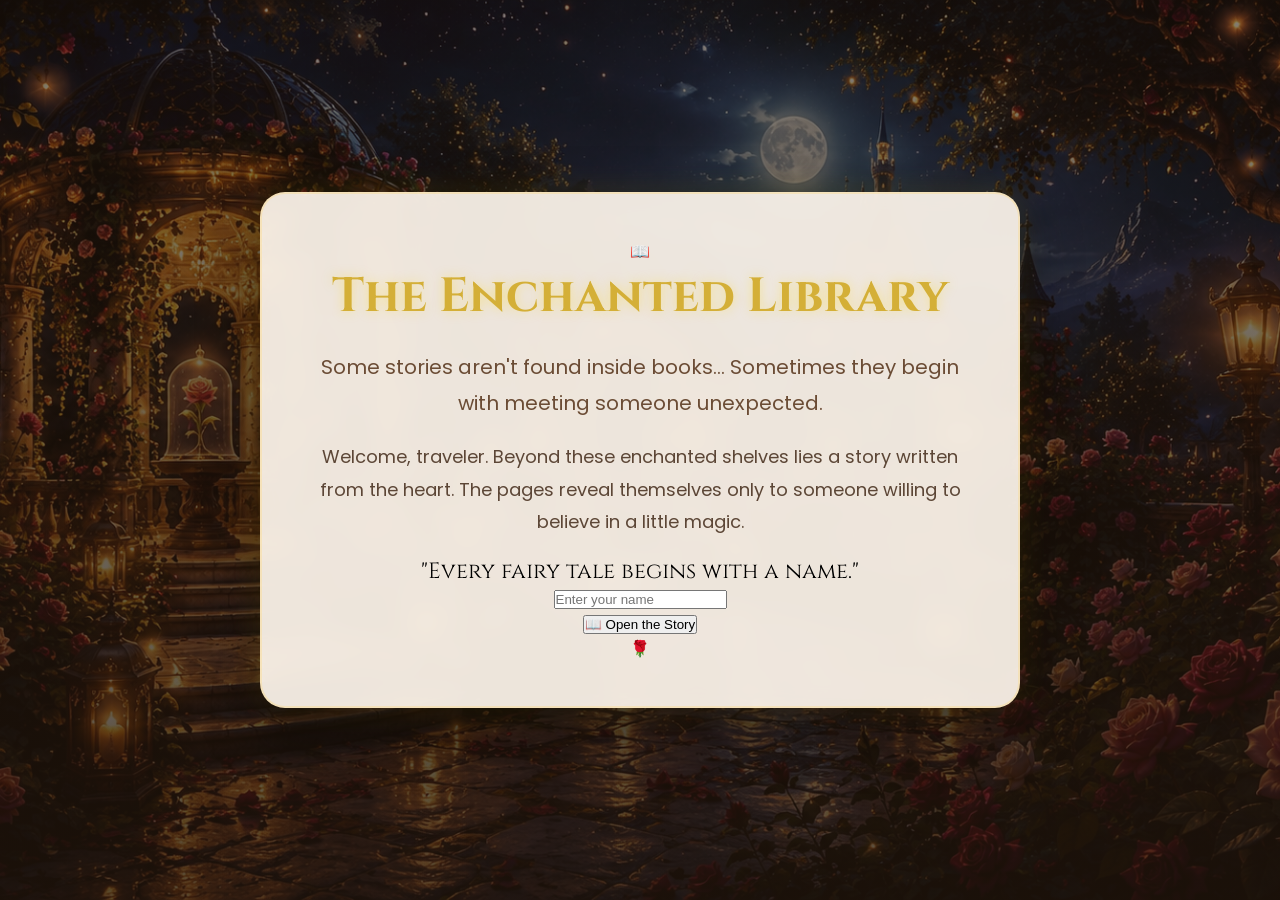
<file: index.html>
<!DOCTYPE html>
<html lang="en">

<head>

<meta charset="UTF-8">
<meta name="viewport" content="width=device-width, initial-scale=1.0">

<title>The Enchanted Library</title>

<link rel="preconnect" href="https://fonts.googleapis.com">
<link rel="preconnect" href="https://fonts.gstatic.com" crossorigin>

<link href="https://fonts.googleapis.com/css2?family=Cinzel:wght@500;700&family=Poppins:wght@300;400;500;600&display=swap" rel="stylesheet">

<link rel="stylesheet" href="style.css">

</head>

<body class="home">

<div class="stars"></div>
<div class="particles"></div>
<div class="petals"></div>

<div class="container">

<div class="bookIcon">
📖
</div>

<h1>The Enchanted Library</h1>

<p class="subtitle">
Some stories aren't found inside books...
Sometimes they begin with meeting someone unexpected.
</p>

<p>
Welcome, traveler.
Beyond these enchanted shelves lies a story written from the heart.
The pages reveal themselves only to someone willing to believe in a little magic.
</p>

<div class="quote">
"Every fairy tale begins with a name."
</div>

<input
type="text"
id="name"
placeholder="Enter your name">

<br>

<button onclick="openStory()">
📖 Open the Story
</button>

<div class="rose">
🌹
</div>

</div>

<script>

function openStory(){

const name=document.getElementById("name").value.trim();

if(name===""){

alert("Please enter your name first.");

return;

}

localStorage.setItem("playerName",name);

window.location.href="flowers.html";

}

</script>

</body>

</html>
</file>
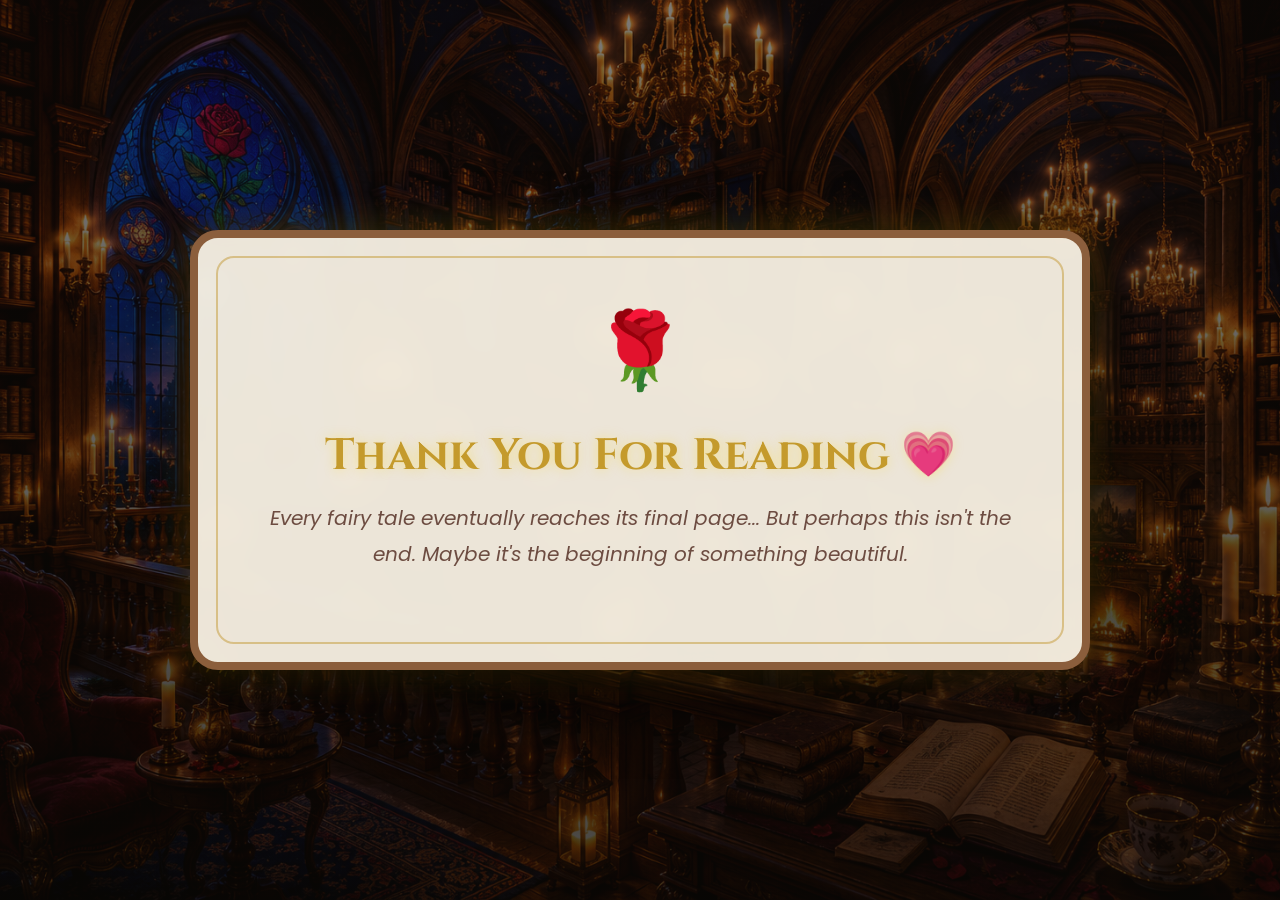
<file: ending.html>
<!DOCTYPE html>
<html lang="en">

<head>

<meta charset="UTF-8">
<meta name="viewport" content="width=device-width, initial-scale=1.0">

<title>The Final Page</title>

<link rel="preconnect" href="https://fonts.googleapis.com">
<link rel="preconnect" href="https://fonts.gstatic.com" crossorigin>

<link href="https://fonts.googleapis.com/css2?family=Cinzel:wght@600;700&family=Cormorant+Garamond:wght@400;600&family=Poppins:wght@300;400&display=swap" rel="stylesheet">

<link rel="stylesheet" href="style.css">
<link rel="stylesheet" href="ending.css">

</head>

<body class="ballroom">

<div class="stars"></div>
<div class="petals"></div>

<div class="book">

<div class="rose">
🌹
</div>

<h1>Thank You For Reading 💗</h1>

<p class="subtitle">

Every fairy tale eventually reaches its final page...

But perhaps this isn't the end.

Maybe it's the beginning of something beautiful.

</p>

<div id="story"></div>

<div id="finalMessage" style="display:none;">

<hr>

<h2>

"If one day your heart slowly chooses mine,

I'll treasure it with everything I have."

</h2>

<p class="signature">

With sincerity,

<br><br>

<b>— Kai 💗</b>

</p>

<div class="endRose">

🌹 ✨ 🌹

</div>

<p class="footer">

The End...

<br><br>

Or perhaps,

just the beginning of another beautiful chapter.

</p>

<button onclick="location.reload()">

📖 Read Again

</button>

</div>

</div>

<script src="ending.js"></script>

</body>

</html>
</file>
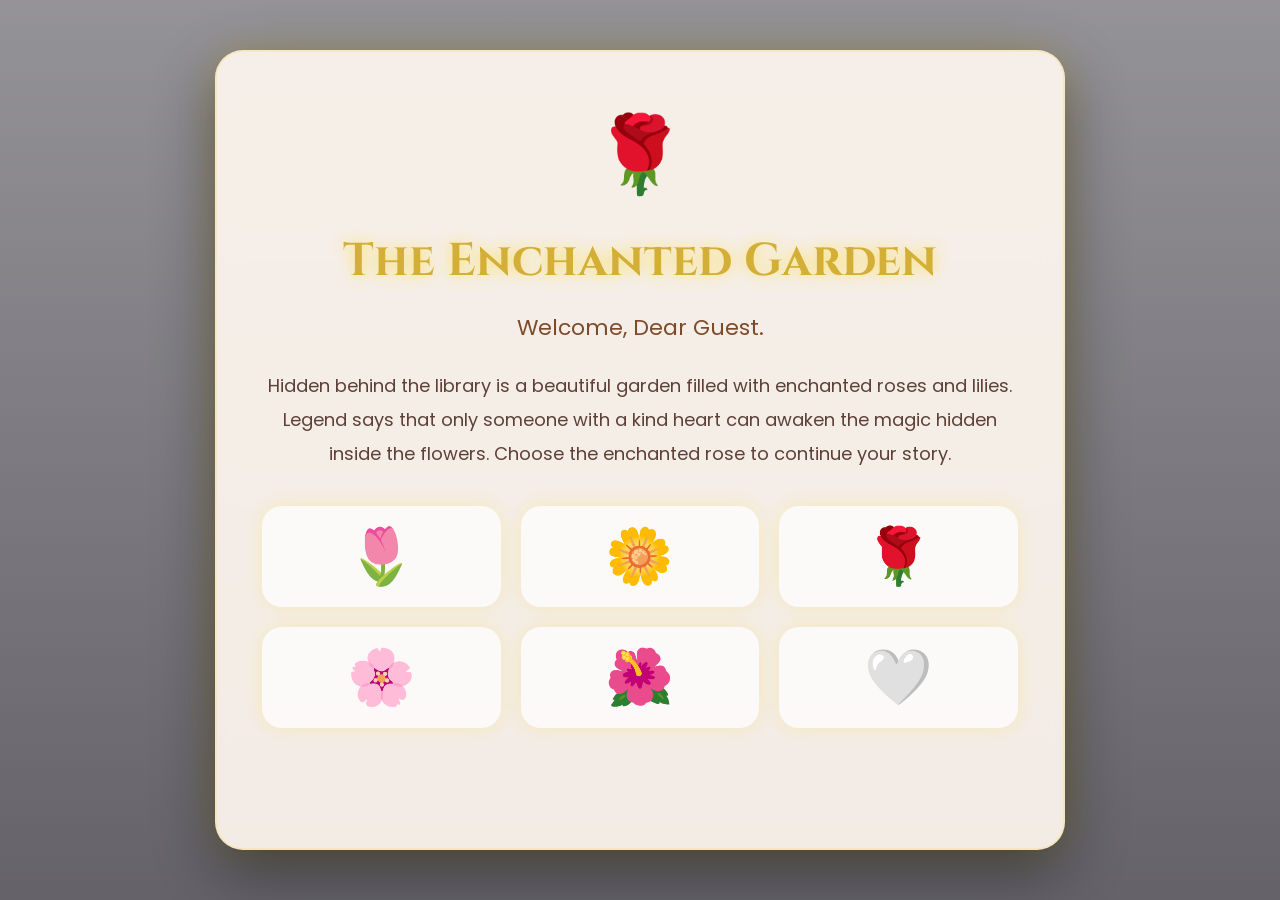
<file: flowers.html>
<!DOCTYPE html>
<html lang="en">

<head>

<meta charset="UTF-8">
<meta name="viewport" content="width=device-width, initial-scale=1.0">

<title>Chapter II - The Enchanted Garden</title>

<link rel="preconnect" href="https://fonts.googleapis.com">
<link rel="preconnect" href="https://fonts.gstatic.com" crossorigin>

<link href="https://fonts.googleapis.com/css2?family=Cinzel:wght@500;700&family=Poppins:wght@300;400;500&display=swap" rel="stylesheet">

<link rel="stylesheet" href="flowers.css">

</head>

<body class="chapter2">

<div class="sparkles"></div>
<div class="petals"></div>
<div class="fireflies"></div>

<div class="container">

<div class="flowerIcon">

🌹

</div>

<h1>The Enchanted Garden</h1>

<p class="subtitle">

Welcome,
<span id="playerName"></span>.

</p>

<p>

Hidden behind the library is a beautiful garden filled with enchanted roses and lilies.

Legend says that only someone with a kind heart can awaken the magic hidden inside the flowers.

Choose the enchanted rose to continue your story.

</p>

<div class="garden">

<button class="flower" onclick="wrongFlower()">🌷</button>

<button class="flower" onclick="wrongFlower()">🌼</button>

<button class="flower" onclick="correctFlower()">🌹</button>

<button class="flower" onclick="wrongFlower()">🌸</button>

<button class="flower" onclick="wrongFlower()">🌺</button>

<button class="flower" onclick="wrongFlower()">🤍</button>

</div>

<p id="message"></p>

</div>

<script src="flowers.js"></script>
</file>
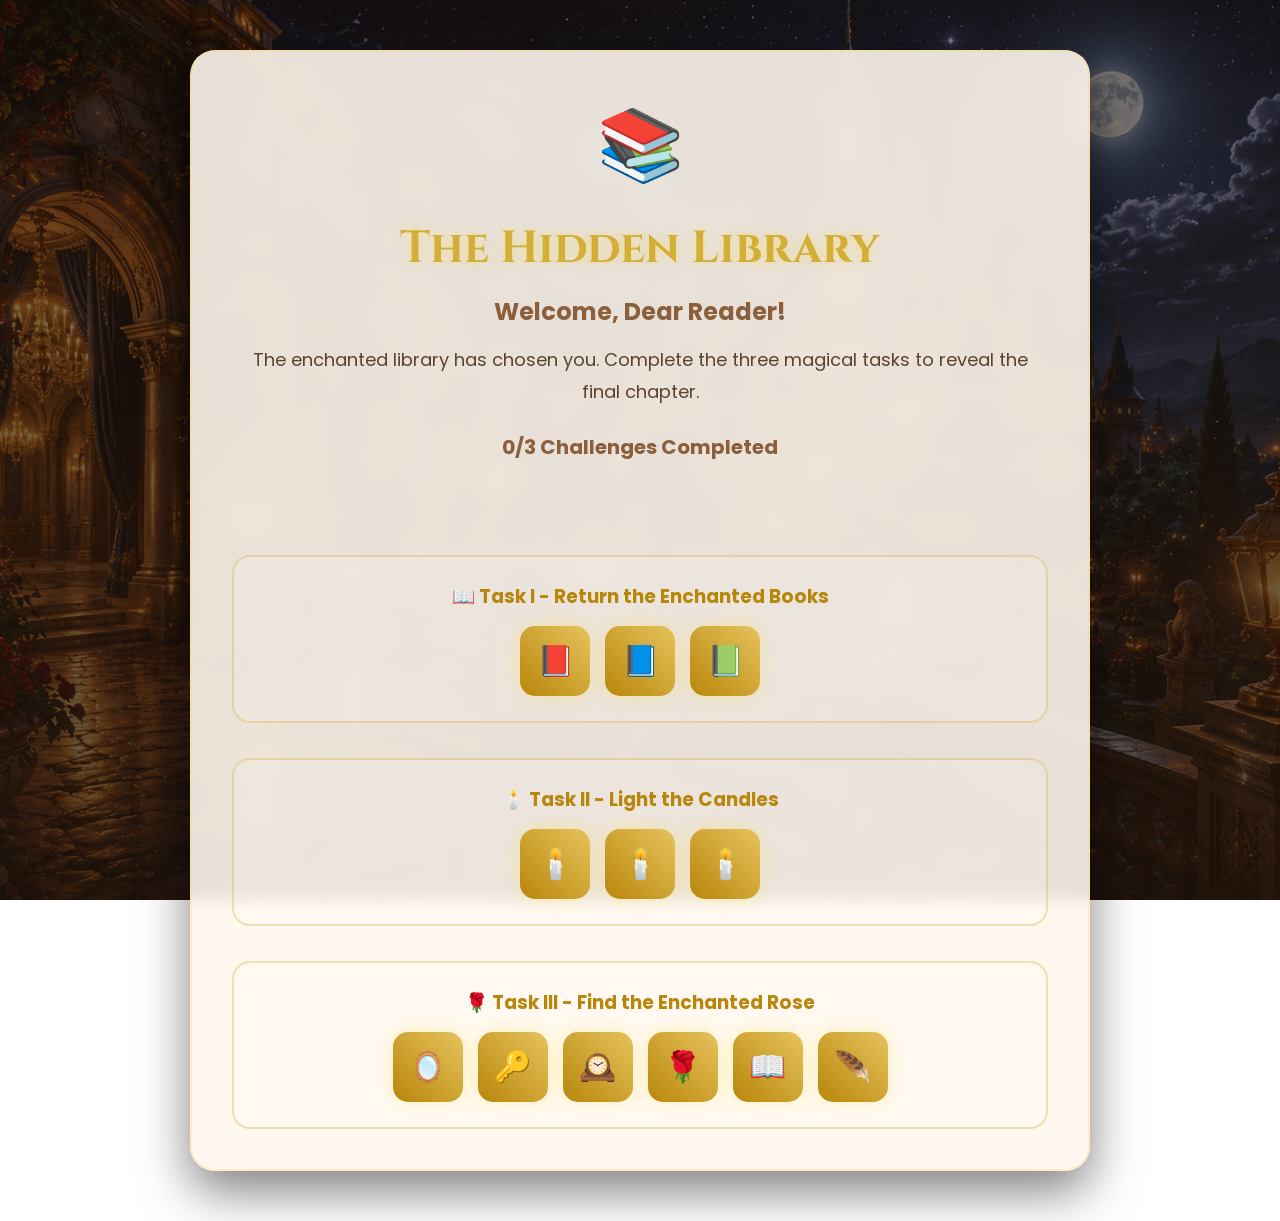
<file: games.html>
<!DOCTYPE html>
<html lang="en">

<head>

<meta charset="UTF-8">
<meta name="viewport" content="width=device-width, initial-scale=1.0">

<title>Chapter III - The Hidden Library</title>

<link rel="preconnect" href="https://fonts.googleapis.com">
<link rel="preconnect" href="https://fonts.gstatic.com" crossorigin>

<link href="https://fonts.googleapis.com/css2?family=Cinzel:wght@500;700&family=Poppins:wght@300;400;500;600&display=swap" rel="stylesheet">

<link rel="stylesheet" href="style.css">
<link rel="stylesheet" href="games.css">

</head>

<body class="library">

<div class="stars"></div>
<div class="particles"></div>
<div class="petals"></div>

<div class="container">

<div class="bookIcon">📚</div>

<h1>The Hidden Library</h1>

<h2 id="welcome"></h2>

<p class="subtitle">

The enchanted library has chosen you.

Complete the three magical tasks to reveal the final chapter.

</p>

<p id="progress">0/3 Challenges Completed</p>

<p id="message"></p>

<!-- ===================== -->
<!-- Task 1 -->
<!-- ===================== -->

<div class="task">

<h3>📖 Task I - Return the Enchanted Books</h3>

<div class="items">

<button class="magicBtn" onclick="finishTask(1,this)">📕</button>

<button class="magicBtn" onclick="finishTask(1,this)">📘</button>

<button class="magicBtn" onclick="finishTask(1,this)">📗</button>

</div>

</div>

<!-- ===================== -->
<!-- Task 2 -->
<!-- ===================== -->

<div class="task">

<h3>🕯️ Task II - Light the Candles</h3>

<div class="items">

<button class="magicBtn" onclick="lightCandle(this)">🕯️</button>

<button class="magicBtn" onclick="lightCandle(this)">🕯️</button>

<button class="magicBtn" onclick="lightCandle(this)">🕯️</button>

</div>

</div>

<!-- ===================== -->
<!-- Task 3 -->
<!-- ===================== -->

<div class="task">

<h3>🌹 Task III - Find the Enchanted Rose</h3>

<div class="items">

<button class="magicBtn" onclick="wrongObject()">🪞</button>

<button class="magicBtn" onclick="wrongObject()">🔑</button>

<button class="magicBtn" onclick="wrongObject()">🕰️</button>

<button class="magicBtn" onclick="findRose()">🌹</button>

<button class="magicBtn" onclick="wrongObject()">📖</button>

<button class="magicBtn" onclick="wrongObject()">🪶</button>

</div>

</div>

<div id="unlock" style="display:none; margin-top:35px;">

<h2>✨ The Final Chapter Awaits ✨</h2>

<p>

The library has accepted your kindness.

A magical book slowly opens before you...

</p>

<button class="nextBtn"

onclick="window.location.href='letter.html'">

Read the Letter 💌

</button>

</div>

</div>

<script src="games.js"></script>

</body>

</html>
</file>
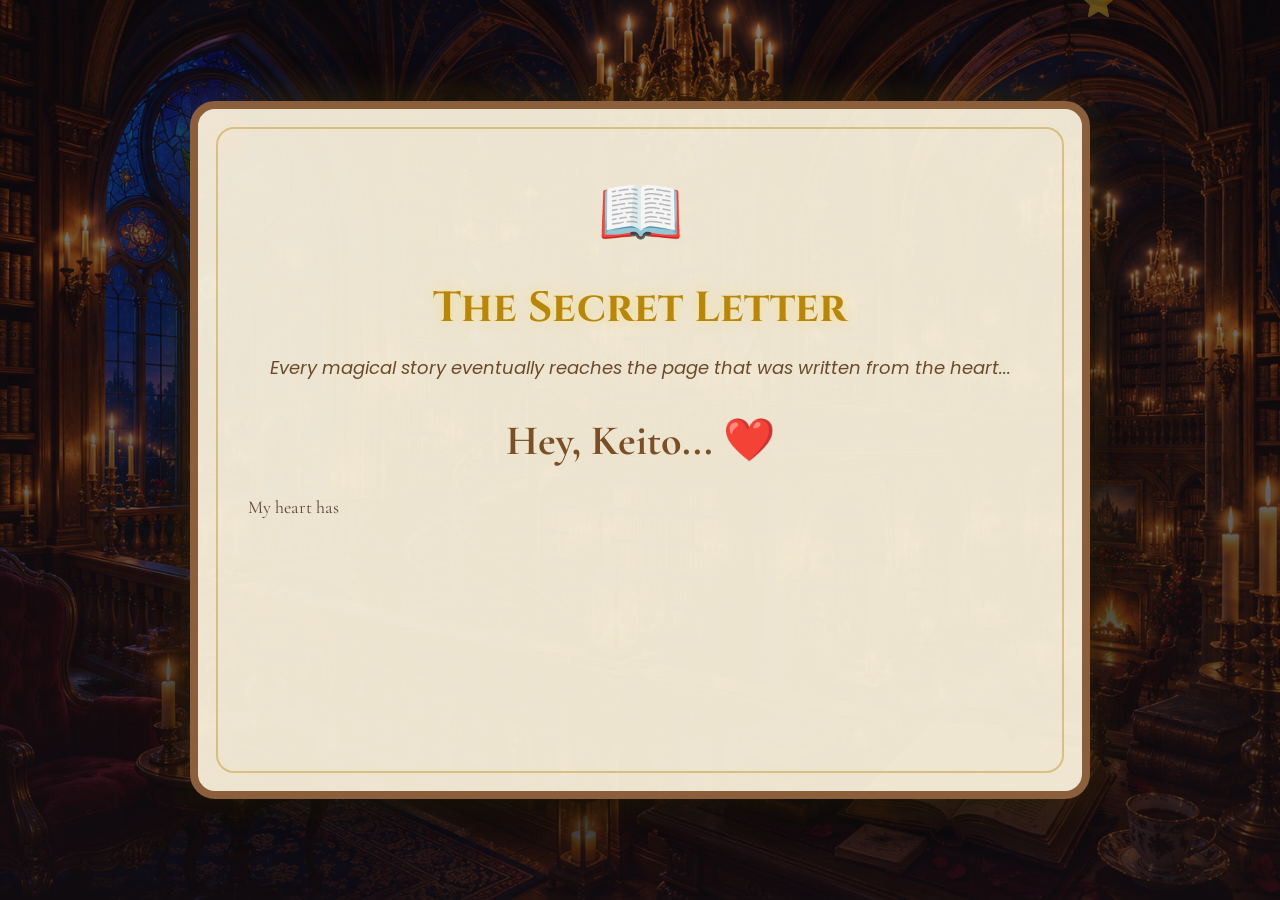
<file: letter.html>
<!DOCTYPE html>
<html lang="en">

<head>

<meta charset="UTF-8">
<meta name="viewport" content="width=device-width, initial-scale=1.0">

<title>The Secret Letter</title>

<link rel="preconnect" href="https://fonts.googleapis.com">
<link rel="preconnect" href="https://fonts.gstatic.com" crossorigin>

<link href="https://fonts.googleapis.com/css2?family=Cinzel:wght@600;700&family=Cormorant+Garamond:wght@400;500;600&family=Poppins:wght@300;400&display=swap" rel="stylesheet">

<link rel="stylesheet" href="style.css">
<link rel="stylesheet" href="letter.css">

</head>

<body class="ballroom">

<div class="stars"></div>
<div class="petals"></div>

<div class="book">

<div class="bookIcon">
📖
</div>

<h1>The Secret Letter</h1>

<p class="subtitle">
Every magical story eventually reaches the page that was written from the heart...
</p>

<h2 id="greeting"></h2>

<div id="letter"></div>

<div id="ending" style="display:none;">

<div class="rose">
🌹
</div>

<h2 class="love">
I like you, Keito ❤️
</h2>

<p>
Thank you for walking through this enchanted story with me.
There is just one final page left to discover...
</p>

<button onclick="window.location.href='ending.html'">

Turn the Last Page →

</button>

</div>

</div>

<script src="letter.js"></script>

</body>

</html>
</file>
<file: style.css>
@import url('https://fonts.googleapis.com/css2?family=Cinzel:wght@500;700&family=Poppins:wght@300;400;500;600&display=swap');

/* ===========================
   RESET
=========================== */

*{
    margin:0;
    padding:0;
    box-sizing:border-box;
}

/* ===========================
   BODY
=========================== */

body{

    font-family:'Poppins',sans-serif;

    min-height:100vh;

    display:flex;
    justify-content:center;
    align-items:center;

    overflow-x:hidden;

    background-size:cover;
    background-position:center;
    background-repeat:no-repeat;
    background-attachment:fixed;

    position:relative;

}

/* ===========================
   PAGE BACKGROUNDS
=========================== */

.home{

    background-image:
    linear-gradient(rgba(35,22,12,.55),rgba(35,22,12,.75)),
    url("IMG_4557.png");

}

.garden{

    background-image:
    linear-gradient(rgba(20,15,10,.45),rgba(20,15,10,.70)),
    url("IMG_4558.png");

}

.library{

    background-image:
    linear-gradient(rgba(35,22,12,.55),rgba(35,22,12,.75)),
    url("IMG_4559.png");

}

.ballroom{

    background-image:
    linear-gradient(rgba(15,15,25,.45),rgba(15,15,25,.65)),
    url("IMG_4560.png");

}

/* ===========================
   FLOATING EFFECTS
=========================== */

.stars,
.petals,
.particles{

    position:fixed;

    inset:0;

    pointer-events:none;

    overflow:hidden;

}

.stars::before{

    content:"✨ ✨ ✨ ✨ ✨ ✨ ✨ ✨";

    position:absolute;

    top:-15%;

    left:-10%;

    width:120%;

    font-size:28px;

    opacity:.25;

    animation:sparkles 20s linear infinite;

}

.petals::before{

    content:"🌹 🌹 🌹 🌹 🌹 🌹";

    position:absolute;

    top:-15%;

    left:-10%;

    width:120%;

    font-size:30px;

    opacity:.22;

    animation:petals 24s linear infinite;

}

.particles::before{

    content:"📚 📖 📚 📖 📚 📖";

    position:absolute;

    top:-20%;

    left:-10%;

    width:120%;

    font-size:28px;

    opacity:.15;

    animation:books 35s linear infinite;

}

/* ===========================
   CONTAINER
=========================== */

.container{

    width:92%;

    max-width:760px;

    padding:45px;

    text-align:center;

    border-radius:25px;

    background:rgba(255,248,238,.92);

    backdrop-filter:blur(10px);

    border:2px solid rgba(255,215,120,.35);

    box-shadow:
    0 20px 60px rgba(0,0,0,.45),
    0 0 35px rgba(255,215,0,.12);

    animation:fadeUp 1s;

}

/* ===========================
   TYPOGRAPHY
=========================== */

h1{

    font-family:'Cinzel',serif;

    font-size:48px;

    color:#d4af37;

    margin-bottom:20px;

    text-shadow:0 0 12px rgba(255,215,0,.35);

}

.subtitle{

    font-size:20px;

    color:#6b4c35;

    line-height:1.8;

    margin-bottom:20px;

}

p{

    color:#5c4636;

    font-size:18px;

    line-height:1.8;

    margin-bottom:18px;

}

.quote{

    font-family:'Cinzel',serif;

    font-size:22px
</file>
<file: ending.css>
@import url('https://fonts.googleapis.com/css2?family=Cinzel:wght@500;700&family=Cormorant+Garamond:wght@400;600&family=Poppins:wght@300;400&display=swap');

*{
    margin:0;
    padding:0;
    box-sizing:border-box;
}

body{

    font-family:'Poppins',sans-serif;

    min-height:100vh;

    display:flex;

    justify-content:center;

    align-items:center;

    overflow-x:hidden;

    background-size:cover;

    background-position:center;

    background-repeat:no-repeat;

    background-attachment:fixed;

}

/* Ballroom Background */

.ballroom{

    background-image:
    linear-gradient(rgba(18,12,8,.55),rgba(10,8,5,.75)),
    url("IMG_4560.png");

}

/* Magical Sparkles */

.sparkles::before{

    content:"✨ ✨ ✨ ✨ ✨ ✨ ✨";

    position:fixed;

    top:-20%;

    left:-10%;

    width:120%;

    font-size:24px;

    opacity:.25;

    animation:sparkles 20s linear infinite;

}

/* Rose Petals */

.petals::before{

    content:"🌹 🌹 🌹 🌹 🌹";

    position:fixed;

    top:-20%;

    left:-10%;

    width:120%;

    font-size:30px;

    opacity:.22;

    animation:petals 26s linear infinite;

}

/* Book */

.book{

    width:92%;

    max-width:900px;

    padding:55px;

    background:rgba(250,244,230,.94);

    backdrop-filter:blur(10px);

    border-radius:28px;

    border:8px solid #8b5e3c;

    box-shadow:
    0 25px 70px rgba(0,0,0,.55),
    0 0 40px rgba(255,215,0,.2);

    position:relative;

    animation:fadeUp 1.4s;

}

.book::before{

    content:"";

    position:absolute;

    top:18px;

    left:18px;

    right:18px;

    bottom:18px;

    border:2px solid rgba(184,134,11,.4);

    border-radius:18px;

}

/* Rose */

.rose{

    font-size:75px;

    text-align:center;

    margin-bottom:20px;

    animation:roseFloat 3s ease-in-out infinite;

}

/* Title */

h1{

    font-family:'Cinzel',serif;

    font-size:44px;

    color:#c49a2c;

    text-align:center;

    margin-bottom:15px;

}

.subtitle{

    text-align:center;

    font-size:20px;

    font-style:italic;

    color:#6d4c41;

    margin-bottom:35px;

}

/* Story */

#story{

    font-family:'Cormorant Garamond',serif;

    font-size:30px;

    line-height:2;

    color:#3f2d20;

}

#story p{

    margin-bottom:30px;

}

hr{

    margin:45px auto;

    border:none;

    height:2px;

    background:linear-gradient(to right,transparent,gold,transparent);

}

#finalMessage{

    text-align:center;

    animation:fadeUp 1.5s;

}

#finalMessage h2{

    font-family:'Cormorant Garamond',serif;

    font-size:38px;

    color:#b71c1c;

    margin-bottom:25px;

    line-height:1.6;

}

.signature{

    font-size:24px;

    line-height:2;

    color:#5d4037;

}

.endRose{

    font-size:60px;

    margin:30px 0;

    animation:glow 2.5s infinite;

}

.footer{

    font-size:20px;

    font-style:italic;

    color:#8d6e63;

}

/* Animations */

@keyframes fadeUp{

    from{

        opacity:0;

        transform:translateY(30px);

    }

    to{

        opacity:1;

        transform:translateY(0);

    }

}

@keyframes roseFloat{

    0%{transform:translateY(0);}

    50%{transform:translateY(-10px);}

    100%{transform:translateY(0);}

}

@keyframes glow{

    0%{

        transform:scale(1);

        text-shadow:0 0 10px gold;

    }

    50%{

        transform:scale(1.15);

        text-shadow:0 0 25px gold;

    }

    100%{

        transform:scale(1);

        text-shadow:0 0 10px gold;

    }

}

@keyframes sparkles{

    from{

        transform:translateY(-120px);

    }

    to{

        transform:translateY(120vh);

    }

}

@keyframes petals{

    from{

        transform:translateY(-120px) rotate(0);

    }

    to{

        transform:translateY(120vh) rotate(360deg);

    }

}

/* Mobile */

@media(max-width:768px){

    .book{

        padding:30px 20px;

    }

    h1{

        font-size:34px;

    }

    .subtitle{

        font-size:18px;

    }

    #story{

        font-size:22px;

        line-height:1.8;

    }

    #finalMessage h2{

        font-size:30px;

    }

    .signature{

        font-size:20px;

    }

    .footer{

        font-size:18px;

    }

}
</file>
<file: flowers.css>
@import url('https://fonts.googleapis.com/css2?family=Cinzel:wght@500;700&family=Poppins:wght@300;400;500&display=swap');

*{
margin:0;
padding:0;
box-sizing:border-box;
}

body{

font-family:'Poppins',sans-serif;

background:
linear-gradient(rgba(18,15,25,.45),rgba(18,15,25,.65)),
url("https://images.unsplash.com/photo-1468327768560-75b778cbb551?auto=format&fit=crop&w=2000&q=80");

background-size:cover;
background-position:center;
background-attachment:fixed;

min-height:100vh;

display:flex;
justify-content:center;
align-items:center;

overflow:hidden;

}

/* ======================
   Fireflies
====================== */

.fireflies::before{

content:"✨ ✨ ✨ ✨ ✨";

position:fixed;

top:-20%;

left:-10%;

width:120%;

font-size:24px;

opacity:.35;

animation:fireflies 18s linear infinite;

}

/* ======================
   Rose Petals
====================== */

.petals::before{

content:"🌹 🌹 🌹 🌹 🌹";

position:fixed;

top:-20%;

left:-10%;

width:120%;

font-size:30px;

opacity:.30;

animation:petals 24s linear infinite;

}

/* ======================
   Sparkles
====================== */

.sparkles::before{

content:"✨ ✨ ✨ ✨ ✨ ✨";

position:fixed;

top:-20%;

left:-10%;

width:120%;

font-size:20px;

opacity:.25;

animation:sparkles 30s linear infinite;

}

/* ======================
   Main Card
====================== */

.container{

width:92%;
max-width:850px;

padding:45px;

background:rgba(255,248,240,.92);

backdrop-filter:blur(10px);

border-radius:28px;

border:2px solid rgba(255,215,120,.35);

box-shadow:
0 20px 60px rgba(0,0,0,.45),
0 0 40px rgba(255,215,0,.20);

text-align:center;

animation:fadeUp 1.5s;

}

/* ======================
   Rose Icon
====================== */

.flowerIcon{

font-size:75px;

margin-bottom:20px;

animation:floatRose 3s ease-in-out infinite;

}

/* ======================
   Heading
====================== */

h1{

font-family:'Cinzel',serif;

font-size:46px;

color:#d4af37;

text-shadow:0 0 15px rgba(255,215,0,.6);

margin-bottom:15px;

}

.subtitle{

font-size:22px;

color:#7b4b2a;

margin-bottom:20px;

}

p{

font-size:18px;

line-height:1.9;

color:#5d4037;

}

/* ======================
   Flower Buttons
====================== */

.garden{

margin-top:35px;

display:grid;

grid-template-columns:repeat(3,1fr);

gap:20px;

}

.flower{

font-size:55px;

padding:18px;

border:none;

border-radius:20px;

cursor:pointer;

background:rgba(255,255,255,.70);

transition:.35s;

box-shadow:0 0 18px rgba(255,215,0,.20);

}

.flower:hover{

transform:translateY(-8px) scale(1.08);

box-shadow:
0 0 25px gold,
0 0 45px rgba(255,215,0,.45);

}

/* ======================
   Message
====================== */

#message{

margin-top:35px;

font-size:22px;

font-weight:bold;

color:#b8860b;

min-height:40px;

}

/* ======================
   Animations
====================== */

@keyframes floatRose{

0%{

transform:translateY(0);

}

50%{

transform:translateY(-10px);

}

100%{

transform:translateY(0);

}

}

@keyframes sparkles{

0%{

transform:translateY(-150px);

}

100%{

transform:translateY(120vh);

}

}

@keyframes petals{

0%{

transform:translateY(-120px) rotate(0deg);

}

100%{

transform:translateY(120vh) rotate(360deg);

}

}

@keyframes fireflies{

0%{

transform:translateY(-120px);

}

100%{

transform:translateY(120vh);

}

}

@keyframes fadeUp{

from{

opacity:0;

transform:translateY(40px);

}

to{

opacity:1;

transform:translateY(0);

}

}

/* ======================
   Mobile
====================== */

@media(max-width:768px){

.container{

padding:30px 20px;

}

h1{

font-size:34px;

}

.subtitle{

font-size:18px;

}

p{

font-size:16px;

}

.garden{

grid-template-columns:repeat(2,1fr);

}

.flower{

font-size:45px;

}

background-image:url("images/garden.jpg");
    background-size:cover;
    background-position:center;
    background-repeat:no-repeat;
}
</file>
<file: games.css>
@import url('https://fonts.googleapis.com/css2?family=Cinzel:wght@500;700&family=Poppins:wght@300;400;500;600&display=swap');

/* ===========================
   Chapter III - Hidden Library
=========================== */

body{

    font-family:'Poppins',sans-serif;

    min-height:100vh;

    margin:0;

    background-size:cover;

    background-position:center;

    background-repeat:no-repeat;

    background-attachment:fixed;

    color:white;

}

.container{

    width:90%;

    max-width:900px;

    margin:50px auto;

    background:rgba(255,248,238,.90);

    backdrop-filter:blur(8px);

    border-radius:25px;

    padding:40px;

    text-align:center;

    box-shadow:0 20px 50px rgba(0,0,0,.5);

}

.bookIcon{

    font-size:70px;

    margin-bottom:20px;

}

h1{

    font-family:'Cinzel',serif;

    color:#d4af37;

    font-size:45px;

    margin-bottom:15px;

}

.subtitle{

    color:#5b4332;

    font-size:18px;

    margin-bottom:20px;

}

#welcome{

    color:#8b5e3c;

    margin-bottom:15px;

}

.task{

    margin-top:35px;

    padding:25px;

    border-radius:18px;

    background:rgba(255,255,255,.15);

    border:2px solid rgba(212,175,55,.35);

}

.task h3{

    color:#b8860b;

    margin-bottom:15px;

}

.items{

    display:flex;

    justify-content:center;

    flex-wrap:wrap;

    gap:15px;

}

.magicBtn{

    width:70px;

    height:70px;

    font-size:30px;

    border:none;

    border-radius:15px;

    cursor:pointer;

    background:linear-gradient(45deg,#b8860b,#e6c35c);

    transition:.3s;

    box-shadow:0 0 20px rgba(255,215,0,.25);

}

.magicBtn:hover{

    transform:scale(1.08);

    box-shadow:0 0 30px gold;

}

#progress{

    font-size:20px;

    color:#8b5e3c;

    font-weight:bold;

    margin:20px 0;

}

#message{

    font-size:20px;

    color:#8b0000;

    min-height:35px;

    margin-bottom:25px;

}

.nextBtn{

    padding:15px 35px;

    font-size:18px;

    border:none;

    border-radius:40px;

    cursor:pointer;

    color:white;

    background:linear-gradient(45deg,#8b0000,#c62828);

    transition:.3s;

}

.nextBtn:hover{

    transform:scale(1.05);

    box-shadow:0 0 25px crimson;

}

.fade{

    animation:fade .6s;

}

.fadeIn{

    animation:fade 1s;

}

@keyframes fade{

    from{

        opacity:0;

        transform:translateY(15px);

    }

    to{

        opacity:1;

        transform:translateY(0);

    }

}

@media(max-width:768px){

.container{

    width:95%;

    padding:25px;

}

h1{

    font-size:34px;

}

.magicBtn{

    width:60px;

    height:60px;

    font-size:25px;

}

}
</file>
<file: letter.css>
@import url('https://fonts.googleapis.com/css2?family=Cinzel:wght@600;700&family=Cormorant+Garamond:wght@400;500;600&family=Poppins:wght@300;400&display=swap');

*{
margin:0;
padding:0;
box-sizing:border-box;
}

/* ==========================
   BODY
========================== */

body{

font-family:'Poppins',sans-serif;

min-height:100vh;

display:flex;
justify-content:center;
align-items:center;

overflow-x:hidden;

background-size:cover;
background-position:center;
background-repeat:no-repeat;
background-attachment:fixed;

}

/* Ballroom Background */

.ballroom{

background-image:
linear-gradient(rgba(20,15,20,.55),rgba(20,15,20,.75)),
url("IMG_4560.png");

}

/* ==========================
   FLOATING EFFECTS
========================== */

.sparkles::before{

content:"✨ ✨ ✨ ✨ ✨ ✨ ✨";

position:fixed;

top:-20%;
left:-10%;
width:120%;

font-size:22px;

opacity:.25;

animation:sparkles 20s linear infinite;

}

.petals::before{

content:"🌹 🌹 🌹 🌹 🌹";

position:fixed;

top:-20%;
left:-10%;
width:120%;

font-size:28px;

opacity:.20;

animation:petals 25s linear infinite;

}

/* ==========================
   BOOK
========================== */

.book{

width:92%;
max-width:900px;

padding:50px;

background:rgba(249,241,220,.95);

border-radius:25px;

border:8px solid #8b5e3c;

box-shadow:
0 25px 60px rgba(0,0,0,.55),
0 0 40px rgba(255,215,0,.15);

position:relative;

animation:fadeUp 1.2s;

}

.book::before{

content:"";

position:absolute;

top:18px;
left:18px;
right:18px;
bottom:18px;

border:2px solid rgba(184,134,11,.4);

border-radius:18px;

pointer-events:none;

}

/* ==========================
   HEADINGS
========================== */

.bookIcon{

font-size:70px;

text-align:center;

margin-bottom:15px;

}

h1{

font-family:'Cinzel',serif;

text-align:center;

font-size:42px;

color:#b8860b;

margin-bottom:15px;

}

.subtitle{

text-align:center;

font-size:18px;

color:#6b4b2b;

margin-bottom:30px;

font-style:italic;

}

#greeting{

font-family:'Cormorant Garamond',serif;

font-size:42px;

color:#7a4f26;

margin-bottom:25px;

text-align:center;

}

/* ==========================
   LETTER
========================== */

#letter{

font-family:'Cormorant Garamond',serif;

font-size:30px;

line-height:2;

color:#3b2a1d;

min-height:250px;

}

#letter p{

margin-bottom:25px;

animation:fadeParagraph 1s forwards;

}

/* ==========================
   ENDING
========================== */

#ending{

margin-top:50px;

text-align:center;

animation:fadeUp 1.5s;

}

.rose{

font-size:70px;

margin-bottom:20px;

animation:roseFloat 3s infinite;

}

.love{

font-size:40px;

color:#c62828;

margin-bottom:25px;

text-shadow:0 0 12px rgba(255,0,0,.2);

}

button{

padding:15px 35px;

font-size:18px;

border:none;

border-radius:40px;

cursor:pointer;

background:linear-gradient(45deg,#b8860b,#e6c766);

color:white;

transition:.3s;

}

button:hover{

transform:scale(1.05);

box-shadow:0 0 25px gold;

}

/* ==========================
   ANIMATIONS
========================== */

@keyframes fadeParagraph{

from{

opacity:0;
transform:translateY(20px);

}

to{

opacity:1;
transform:translateY(0);

}

}

@keyframes fadeUp{

from{

opacity:0;
transform:translateY(30px);

}

to{

opacity:1;
transform:translateY(0);

}

}

@keyframes roseFloat{

0%{transform:translateY(0);}
50%{transform:translateY(-8px);}
100%{transform:translateY(0);}

}

@keyframes sparkles{

0%{transform:translateY(-150px);}
100%{transform:translateY(120vh);}

}

@keyframes petals{

0%{transform:translateY(-120px) rotate(0);}
100%{transform:translateY(120vh) rotate(360deg);}

}

/* ==========================
   MOBILE
========================== */

@media(max-width:768px){

.book{

padding:30px 20px;

}

h1{

font-size:32px;

}

#greeting{

font-size:32px;

}

#letter{

font-size:22px;

line-height:1.8;

}

.love{

font-size:30px;

}

button{

width:100%;

}

}
</file>
